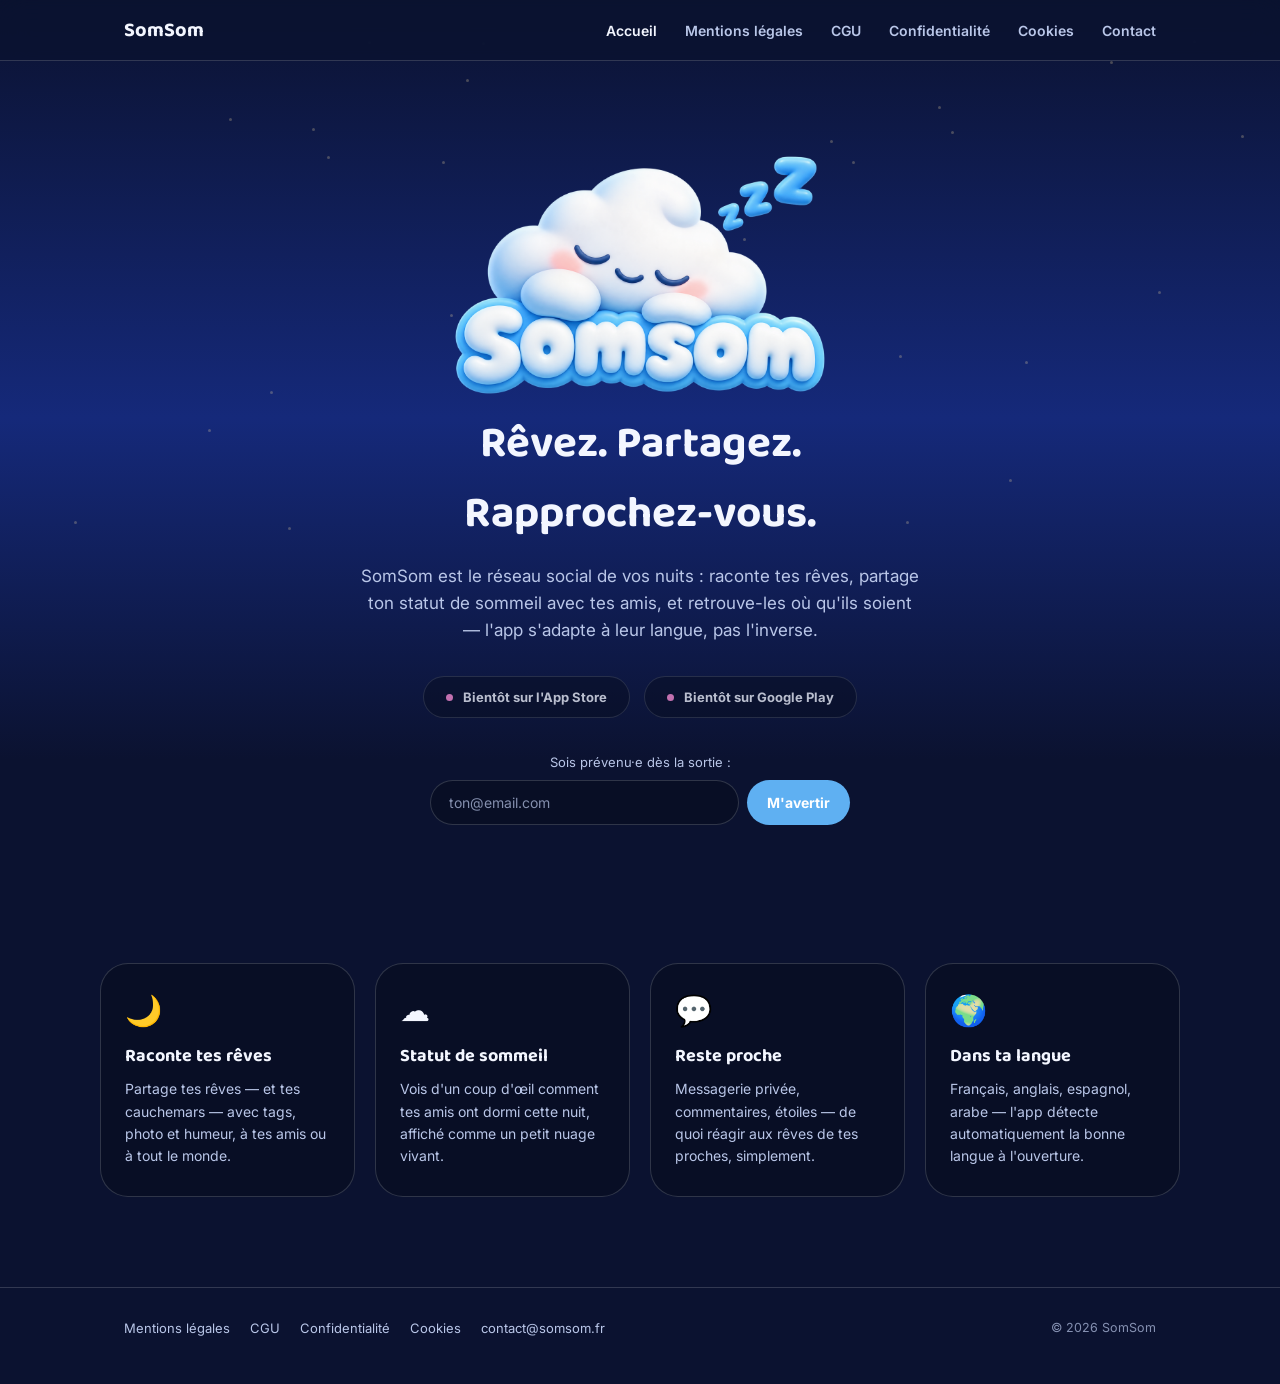
<file: index.html>
<!doctype html>
<html lang="fr">
<head>
<meta charset="utf-8">
<meta name="viewport" content="width=device-width, initial-scale=1, viewport-fit=cover">
<title>SomSom — Rêvez, partagez, rapprochez-vous</title>
<meta name="description" content="SomSom est une application sociale pour partager vos rêves, votre statut de sommeil et rester proche de vos amis, dans leur langue.">
<link rel="icon" type="image/png" sizes="32x32" href="assets/favicon-32x32.png">
<link rel="icon" type="image/png" sizes="16x16" href="assets/favicon-16x16.png">
<link rel="apple-touch-icon" sizes="180x180" href="assets/apple-touch-icon.png">
<link rel="manifest" href="site.webmanifest">
<meta name="theme-color" content="#0B1230">
<link rel="canonical" href="https://somsom.fr/">
<meta property="og:title" content="SomSom">
<meta property="og:description" content="Rêvez. Partagez. Rapprochez-vous.">
<meta property="og:image" content="https://somsom.fr/assets/hero.png">
<meta property="og:url" content="https://somsom.fr/">
<meta property="og:type" content="website">
<meta name="twitter:card" content="summary_large_image">
<link rel="preconnect" href="https://fonts.googleapis.com">
<link rel="preconnect" href="https://fonts.gstatic.com" crossorigin>
<link href="https://fonts.googleapis.com/css2?family=Baloo+2:wght@600;700;800&family=Inter:wght@400;500;600;700&display=swap" rel="stylesheet">
<link rel="stylesheet" href="styles.css">
</head>
<body>

<div class="sky"></div>
<div class="stars"></div>

<header class="nav">
  <div class="nav-inner">
    <a href="index.html" class="brand">SomSom</a>
    <nav class="links">
      <a href="index.html" class="active">Accueil</a>
      <a href="mentions-legales.html">Mentions légales</a>
      <a href="cgu.html">CGU</a>
      <a href="confidentialite.html">Confidentialité</a>
      <a href="cookies.html">Cookies</a>
      <a href="mailto:contact@somsom.fr">Contact</a>
    </nav>
    <button class="nav-toggle" aria-label="Menu">☰</button>
  </div>
</header>

<main>
  <section class="hero">
    <img class="mascot" src="assets/hero.png" alt="Mascotte SomSom, un nuage endormi">
    <h1>Rêvez. Partagez.<br>Rapprochez-vous.</h1>
    <p class="lede">
      SomSom est le réseau social de vos nuits : raconte tes rêves, partage ton
      statut de sommeil avec tes amis, et retrouve-les où qu'ils soient —
      l'app s'adapte à leur langue, pas l'inverse.
    </p>
    <div class="store-badges">
      <span class="store-badge"><span class="dot"></span> Bientôt sur l'App Store</span>
      <span class="store-badge"><span class="dot"></span> Bientôt sur Google Play</span>
    </div>

    <form id="waitlist-form" class="waitlist" action="merci.html" novalidate>
      <p class="waitlist-label">Sois prévenu·e dès la sortie :</p>
      <div class="waitlist-row">
        <input type="email" name="email" id="waitlist-email" placeholder="ton@email.com" required autocomplete="email">
        <button type="submit" id="waitlist-submit">M'avertir</button>
      </div>
      <p class="waitlist-msg" id="waitlist-msg" role="status" aria-live="polite"></p>
    </form>
  </section>

  <section class="features">
    <div class="features-grid">
      <div class="feature-card">
        <div class="emoji">🌙</div>
        <h3>Raconte tes rêves</h3>
        <p>Partage tes rêves — et tes cauchemars — avec tags, photo et humeur, à tes amis ou à tout le monde.</p>
      </div>
      <div class="feature-card">
        <div class="emoji">☁️</div>
        <h3>Statut de sommeil</h3>
        <p>Vois d'un coup d'œil comment tes amis ont dormi cette nuit, affiché comme un petit nuage vivant.</p>
      </div>
      <div class="feature-card">
        <div class="emoji">💬</div>
        <h3>Reste proche</h3>
        <p>Messagerie privée, commentaires, étoiles — de quoi réagir aux rêves de tes proches, simplement.</p>
      </div>
      <div class="feature-card">
        <div class="emoji">🌍</div>
        <h3>Dans ta langue</h3>
        <p>Français, anglais, espagnol, arabe — l'app détecte automatiquement la bonne langue à l'ouverture.</p>
      </div>
    </div>
  </section>
</main>

<footer>
  <div class="container">
    <div class="foot-links">
      <a href="mentions-legales.html">Mentions légales</a>
      <a href="cgu.html">CGU</a>
      <a href="confidentialite.html">Confidentialité</a>
      <a href="cookies.html">Cookies</a>
      <a href="mailto:contact@somsom.fr">contact@somsom.fr</a>
    </div>
    <div class="copy">© 2026 SomSom</div>
  </div>
</footer>

<div class="sticky-cta" id="sticky-cta">
  <a href="#waitlist-form">Prévenez-moi au lancement →</a>
</div>

<script src="main.js"></script>
<script src="waitlist.js"></script>
</body>
</html>
</file>
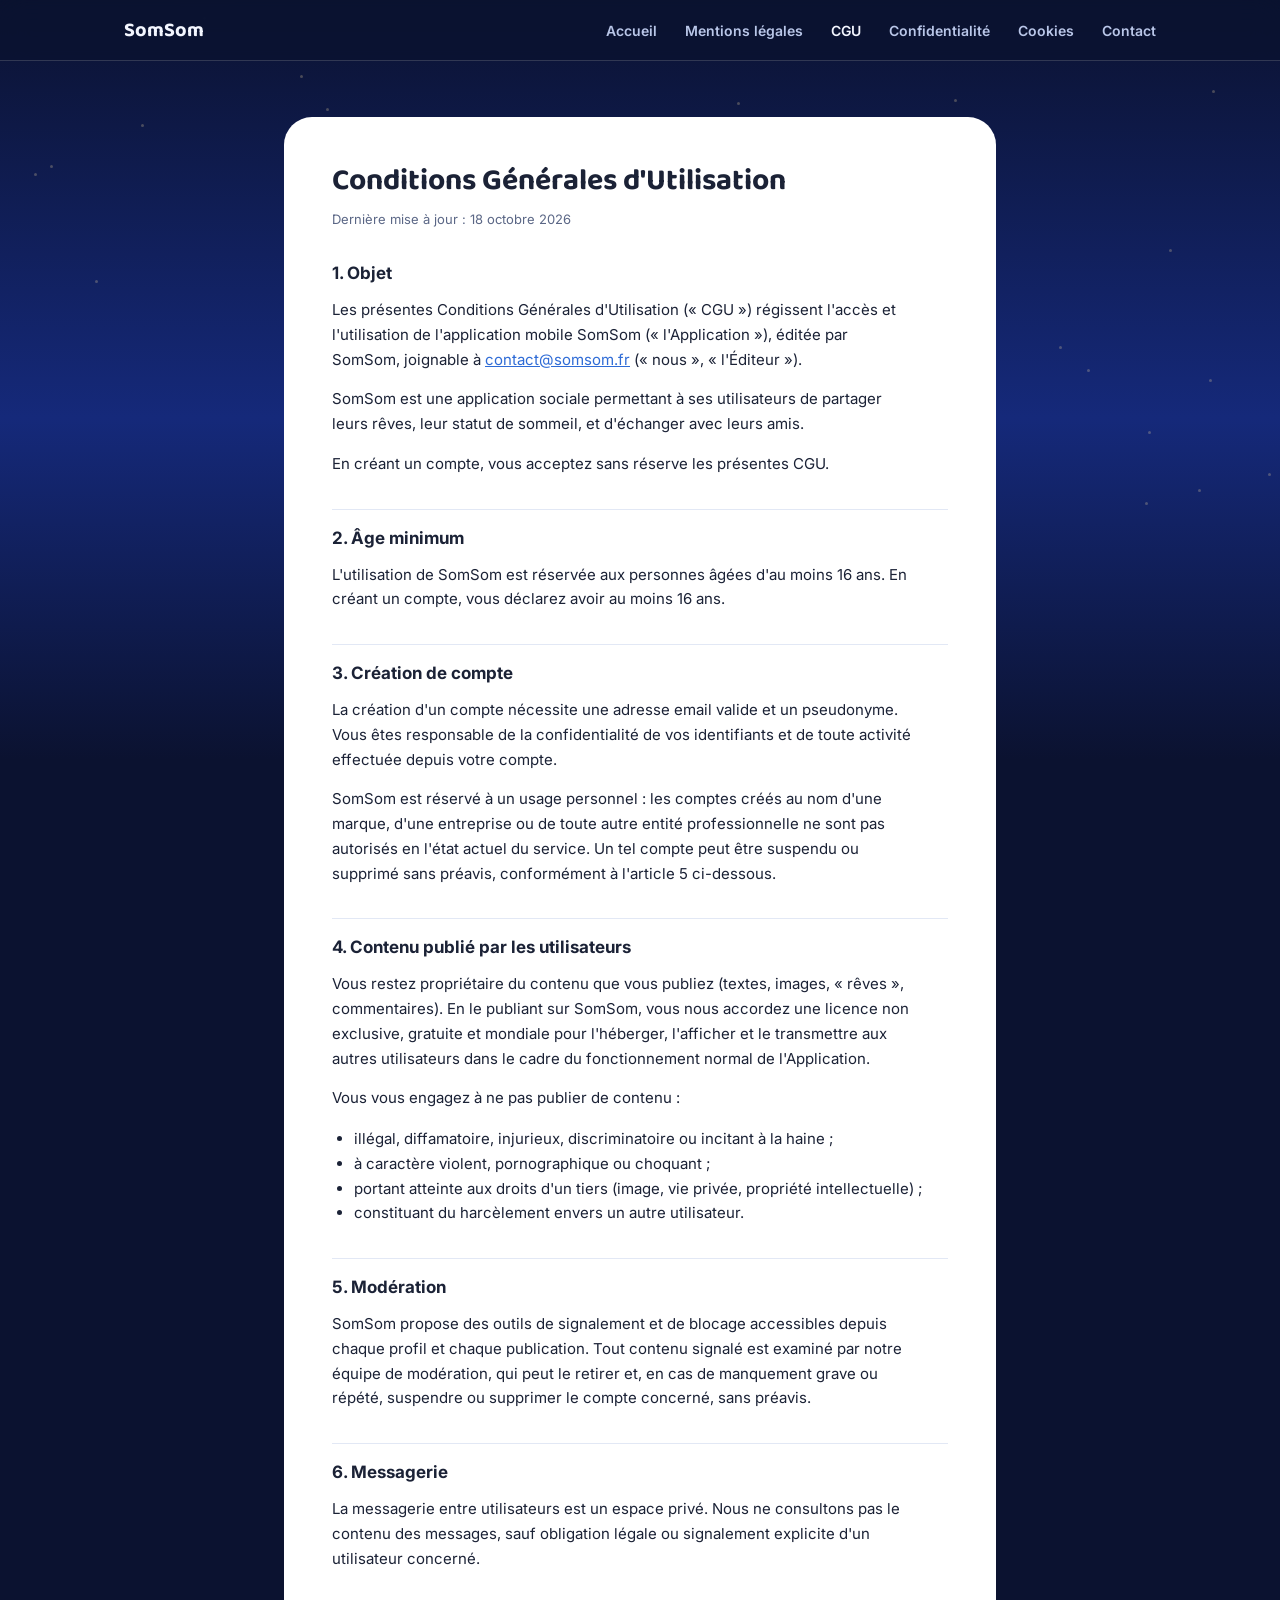
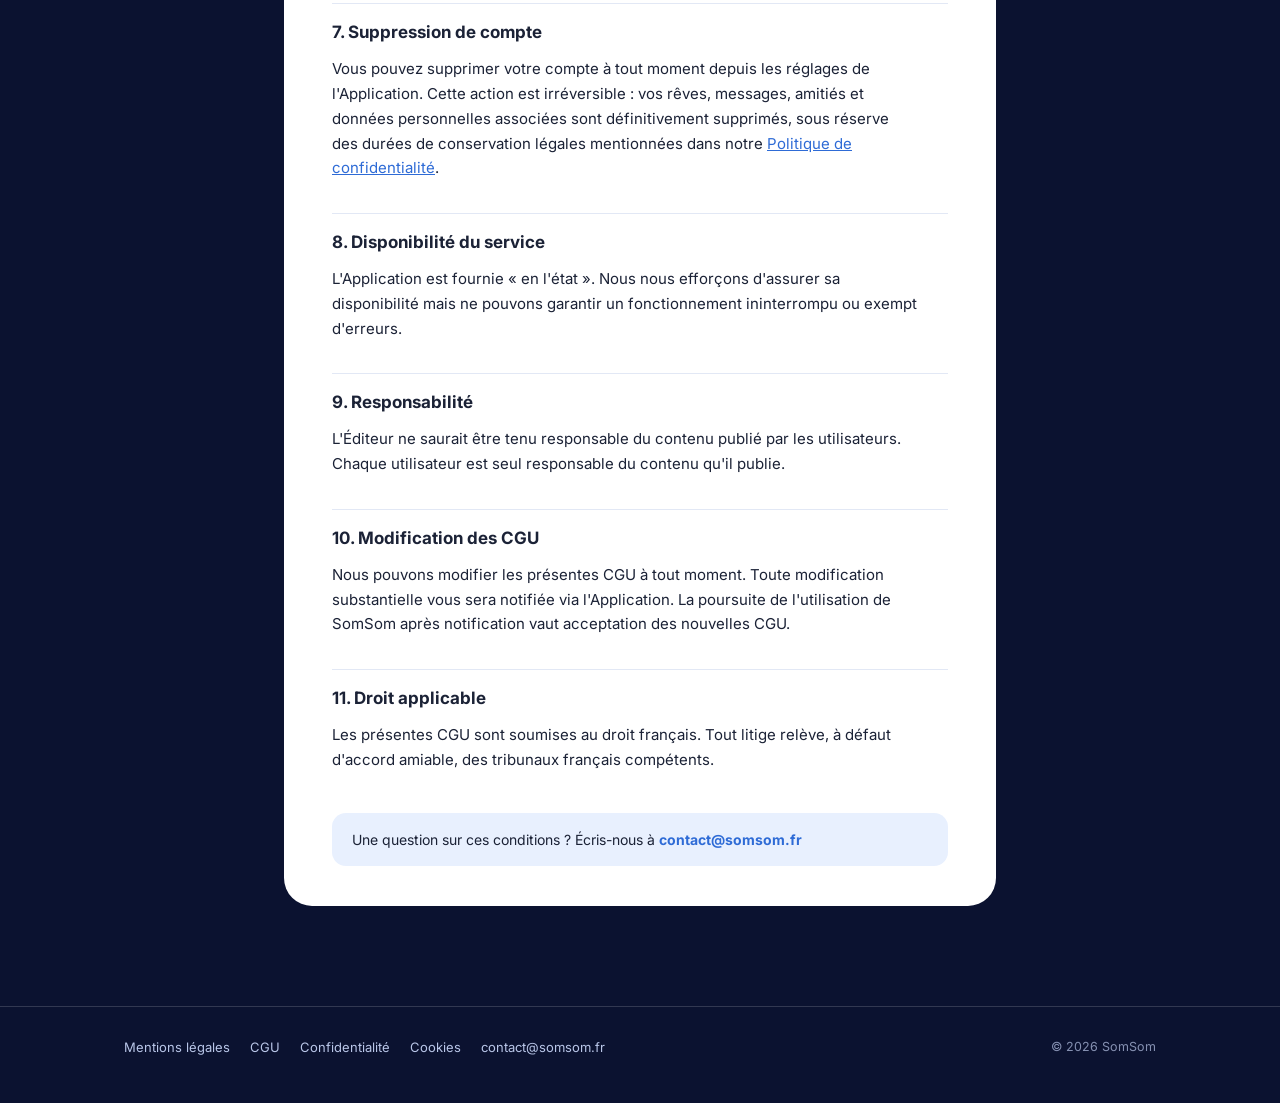
<file: cgu.html>
<!doctype html>
<html lang="fr">
<head>
<meta charset="utf-8">
<meta name="viewport" content="width=device-width, initial-scale=1, viewport-fit=cover">
<title>Conditions Générales d'Utilisation — SomSom</title>
<meta name="description" content="Conditions Générales d'Utilisation de l'application SomSom.">
<link rel="icon" type="image/png" sizes="32x32" href="assets/favicon-32x32.png">
<link rel="icon" type="image/png" sizes="16x16" href="assets/favicon-16x16.png">
<link rel="apple-touch-icon" sizes="180x180" href="assets/apple-touch-icon.png">
<link rel="manifest" href="site.webmanifest">
<meta name="theme-color" content="#0B1230">
<link rel="canonical" href="https://somsom.fr/cgu.html">
<meta property="og:title" content="CGU — SomSom">
<meta property="og:description" content="Conditions Générales d'Utilisation de l'application SomSom.">
<meta property="og:image" content="https://somsom.fr/assets/hero.png">
<meta property="og:url" content="https://somsom.fr/cgu.html">
<meta property="og:type" content="website">
<meta name="twitter:card" content="summary_large_image">
<link rel="preconnect" href="https://fonts.googleapis.com">
<link rel="preconnect" href="https://fonts.gstatic.com" crossorigin>
<link href="https://fonts.googleapis.com/css2?family=Baloo+2:wght@600;700;800&family=Inter:wght@400;500;600;700&display=swap" rel="stylesheet">
<link rel="stylesheet" href="styles.css">
</head>
<body class="legal-page">

<div class="sky"></div>
<div class="stars"></div>

<header class="nav">
  <div class="nav-inner">
    <a href="index.html" class="brand">SomSom</a>
    <nav class="links">
      <a href="index.html">Accueil</a>
      <a href="mentions-legales.html">Mentions légales</a>
      <a href="cgu.html" class="active">CGU</a>
      <a href="confidentialite.html">Confidentialité</a>
      <a href="cookies.html">Cookies</a>
      <a href="mailto:contact@somsom.fr">Contact</a>
    </nav>
    <button class="nav-toggle" aria-label="Menu">☰</button>
  </div>
</header>

<main>
  <div class="doc-card">
    <h1>Conditions Générales d'Utilisation</h1>
    <div class="updated">Dernière mise à jour : 18 octobre 2026</div>

    <h2>1. Objet</h2>
    <p>Les présentes Conditions Générales d'Utilisation (« CGU ») régissent l'accès et l'utilisation de l'application mobile SomSom (« l'Application »), éditée par SomSom, joignable à <a class="inline" href="mailto:contact@somsom.fr">contact@somsom.fr</a> (« nous », « l'Éditeur »).</p>
    <p>SomSom est une application sociale permettant à ses utilisateurs de partager leurs rêves, leur statut de sommeil, et d'échanger avec leurs amis.</p>
    <p>En créant un compte, vous acceptez sans réserve les présentes CGU.</p>

    <h2>2. Âge minimum</h2>
    <p>L'utilisation de SomSom est réservée aux personnes âgées d'au moins 16 ans. En créant un compte, vous déclarez avoir au moins 16 ans.</p>

    <h2>3. Création de compte</h2>
    <p>La création d'un compte nécessite une adresse email valide et un pseudonyme. Vous êtes responsable de la confidentialité de vos identifiants et de toute activité effectuée depuis votre compte.</p>
    <p>SomSom est réservé à un usage personnel : les comptes créés au nom d'une marque, d'une entreprise ou de toute autre entité professionnelle ne sont pas autorisés en l'état actuel du service. Un tel compte peut être suspendu ou supprimé sans préavis, conformément à l'article 5 ci-dessous.</p>

    <h2>4. Contenu publié par les utilisateurs</h2>
    <p>Vous restez propriétaire du contenu que vous publiez (textes, images, « rêves », commentaires). En le publiant sur SomSom, vous nous accordez une licence non exclusive, gratuite et mondiale pour l'héberger, l'afficher et le transmettre aux autres utilisateurs dans le cadre du fonctionnement normal de l'Application.</p>
    <p>Vous vous engagez à ne pas publier de contenu :</p>
    <ul>
      <li>illégal, diffamatoire, injurieux, discriminatoire ou incitant à la haine ;</li>
      <li>à caractère violent, pornographique ou choquant ;</li>
      <li>portant atteinte aux droits d'un tiers (image, vie privée, propriété intellectuelle) ;</li>
      <li>constituant du harcèlement envers un autre utilisateur.</li>
    </ul>

    <h2>5. Modération</h2>
    <p>SomSom propose des outils de signalement et de blocage accessibles depuis chaque profil et chaque publication. Tout contenu signalé est examiné par notre équipe de modération, qui peut le retirer et, en cas de manquement grave ou répété, suspendre ou supprimer le compte concerné, sans préavis.</p>

    <h2>6. Messagerie</h2>
    <p>La messagerie entre utilisateurs est un espace privé. Nous ne consultons pas le contenu des messages, sauf obligation légale ou signalement explicite d'un utilisateur concerné.</p>

    <h2>7. Suppression de compte</h2>
    <p>Vous pouvez supprimer votre compte à tout moment depuis les réglages de l'Application. Cette action est irréversible : vos rêves, messages, amitiés et données personnelles associées sont définitivement supprimés, sous réserve des durées de conservation légales mentionnées dans notre <a class="inline" href="confidentialite.html">Politique de confidentialité</a>.</p>

    <h2>8. Disponibilité du service</h2>
    <p>L'Application est fournie « en l'état ». Nous nous efforçons d'assurer sa disponibilité mais ne pouvons garantir un fonctionnement ininterrompu ou exempt d'erreurs.</p>

    <h2>9. Responsabilité</h2>
    <p>L'Éditeur ne saurait être tenu responsable du contenu publié par les utilisateurs. Chaque utilisateur est seul responsable du contenu qu'il publie.</p>

    <h2>10. Modification des CGU</h2>
    <p>Nous pouvons modifier les présentes CGU à tout moment. Toute modification substantielle vous sera notifiée via l'Application. La poursuite de l'utilisation de SomSom après notification vaut acceptation des nouvelles CGU.</p>

    <h2>11. Droit applicable</h2>
    <p>Les présentes CGU sont soumises au droit français. Tout litige relève, à défaut d'accord amiable, des tribunaux français compétents.</p>

    <div class="contact-box">
      Une question sur ces conditions ? Écris-nous à <a href="mailto:contact@somsom.fr">contact@somsom.fr</a>
    </div>
  </div>
</main>

<footer>
  <div class="container">
    <div class="foot-links">
      <a href="mentions-legales.html">Mentions légales</a>
      <a href="cgu.html">CGU</a>
      <a href="confidentialite.html">Confidentialité</a>
      <a href="cookies.html">Cookies</a>
      <a href="mailto:contact@somsom.fr">contact@somsom.fr</a>
    </div>
    <div class="copy">© 2026 SomSom</div>
  </div>
</footer>

<script src="main.js"></script>
</body>
</html>
</file>
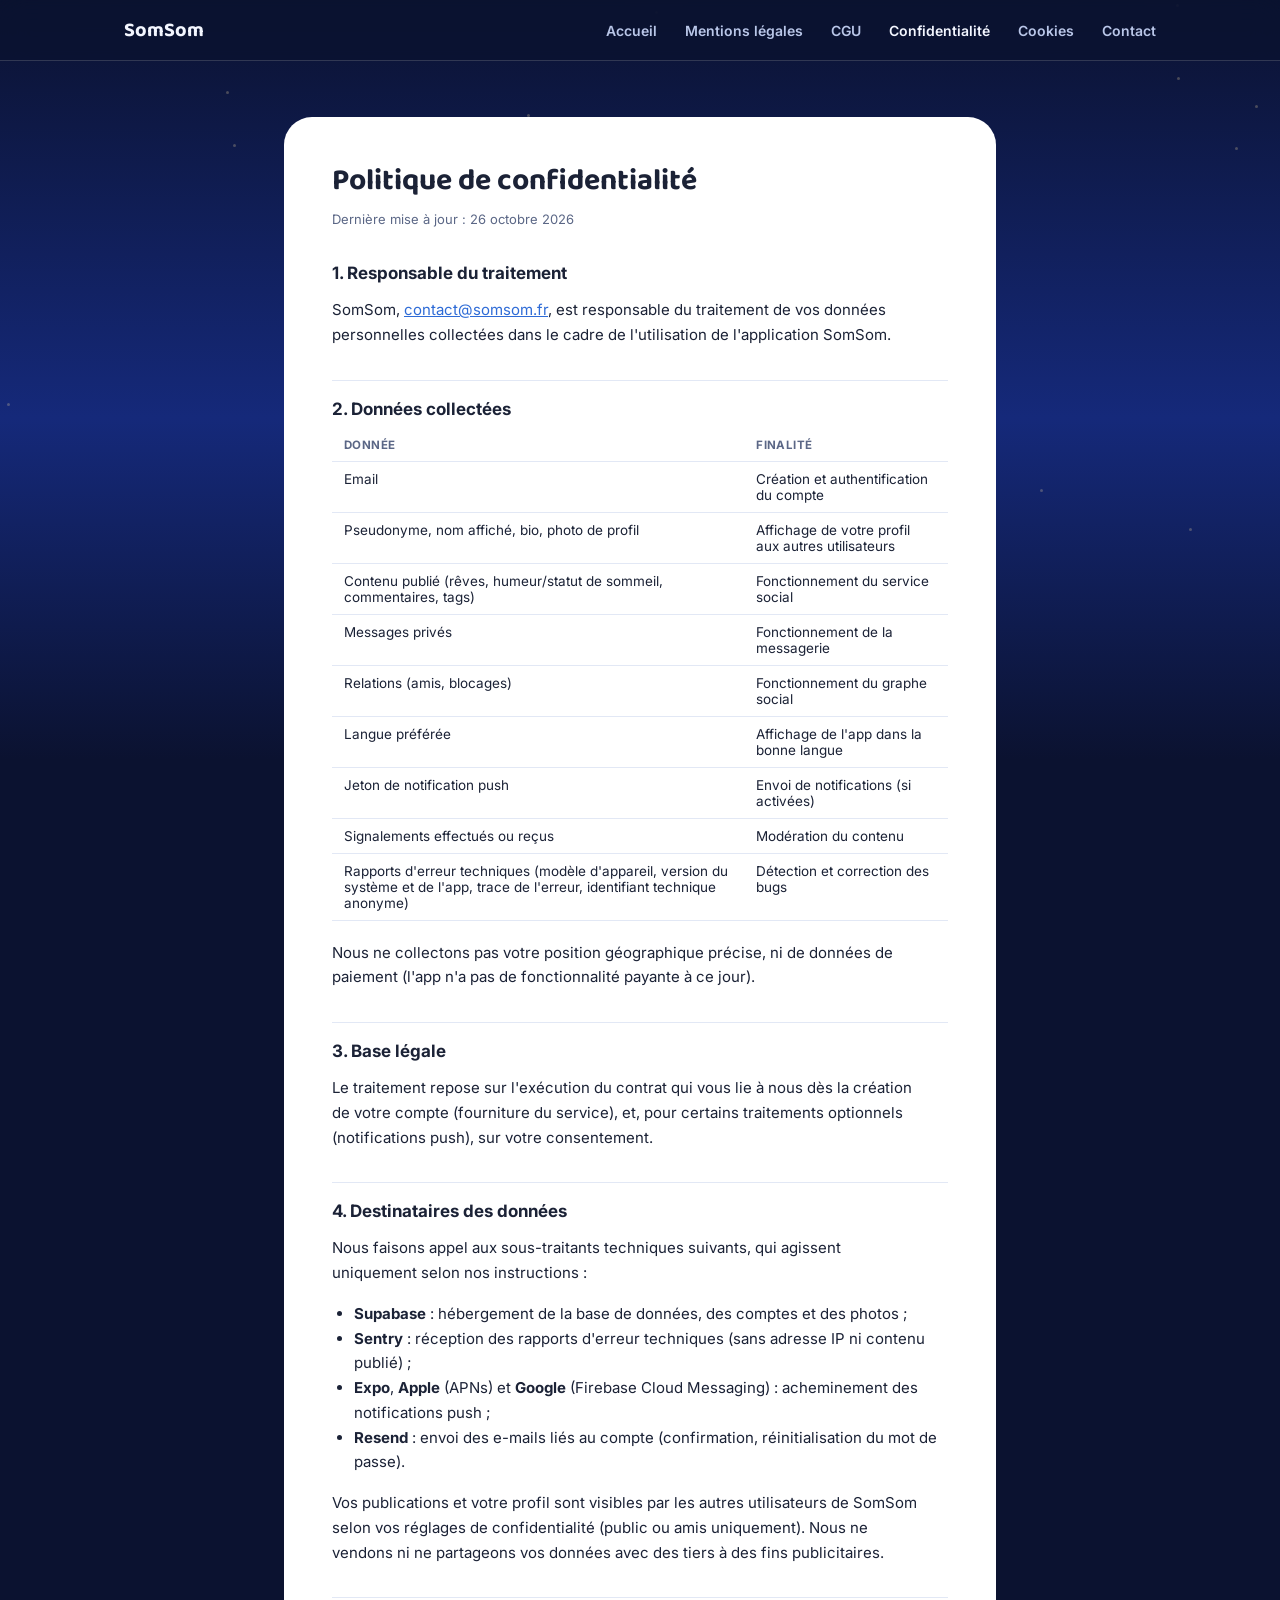
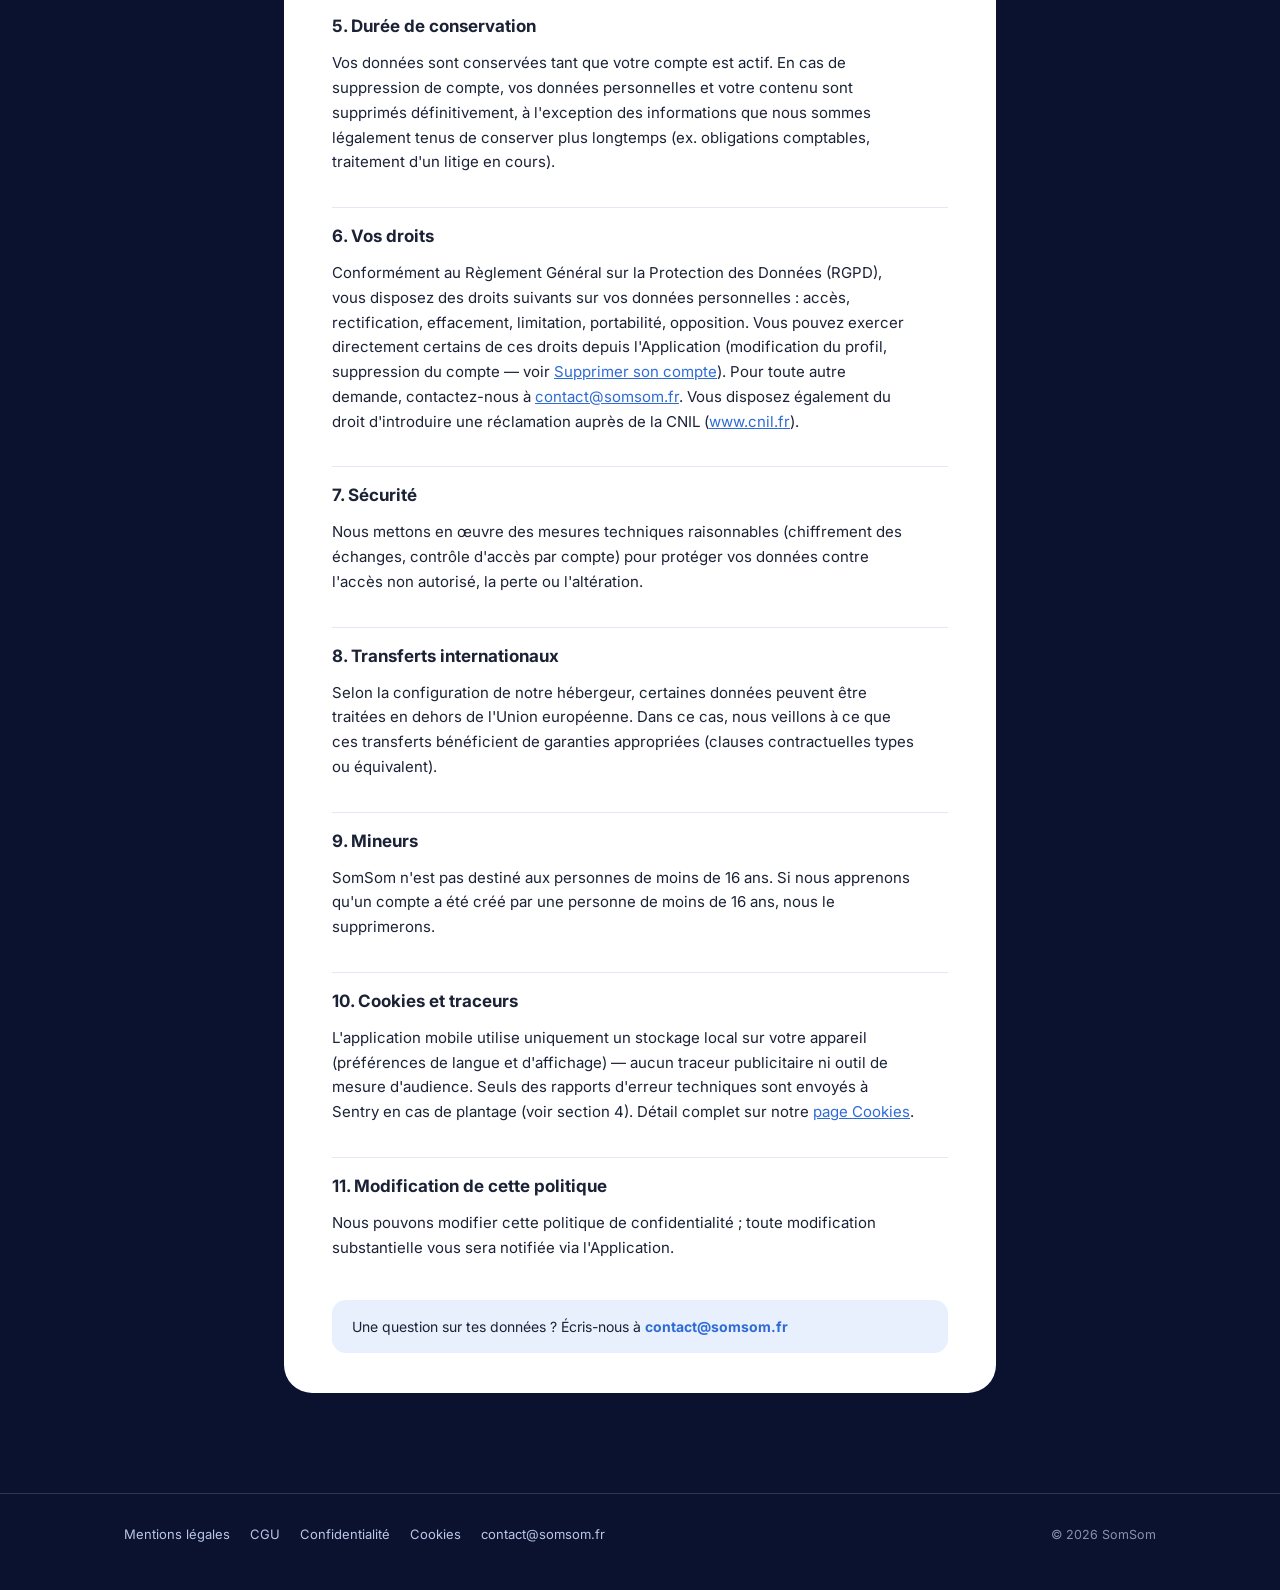
<file: confidentialite.html>
<!doctype html>
<html lang="fr">
<head>
<meta charset="utf-8">
<meta name="viewport" content="width=device-width, initial-scale=1, viewport-fit=cover">
<title>Politique de confidentialité — SomSom</title>
<meta name="description" content="Politique de confidentialité et de protection des données de l'application SomSom.">
<link rel="icon" type="image/png" sizes="32x32" href="assets/favicon-32x32.png">
<link rel="icon" type="image/png" sizes="16x16" href="assets/favicon-16x16.png">
<link rel="apple-touch-icon" sizes="180x180" href="assets/apple-touch-icon.png">
<link rel="manifest" href="site.webmanifest">
<meta name="theme-color" content="#0B1230">
<link rel="canonical" href="https://somsom.fr/confidentialite.html">
<meta property="og:title" content="Politique de confidentialité — SomSom">
<meta property="og:description" content="Politique de confidentialité et de protection des données de l'application SomSom.">
<meta property="og:image" content="https://somsom.fr/assets/hero.png">
<meta property="og:url" content="https://somsom.fr/confidentialite.html">
<meta property="og:type" content="website">
<meta name="twitter:card" content="summary_large_image">
<link rel="preconnect" href="https://fonts.googleapis.com">
<link rel="preconnect" href="https://fonts.gstatic.com" crossorigin>
<link href="https://fonts.googleapis.com/css2?family=Baloo+2:wght@600;700;800&family=Inter:wght@400;500;600;700&display=swap" rel="stylesheet">
<link rel="stylesheet" href="styles.css">
</head>
<body class="legal-page">

<div class="sky"></div>
<div class="stars"></div>

<header class="nav">
  <div class="nav-inner">
    <a href="index.html" class="brand">SomSom</a>
    <nav class="links">
      <a href="index.html">Accueil</a>
      <a href="mentions-legales.html">Mentions légales</a>
      <a href="cgu.html">CGU</a>
      <a href="confidentialite.html" class="active">Confidentialité</a>
      <a href="cookies.html">Cookies</a>
      <a href="mailto:contact@somsom.fr">Contact</a>
    </nav>
    <button class="nav-toggle" aria-label="Menu">☰</button>
  </div>
</header>

<main>
  <div class="doc-card">
    <h1>Politique de confidentialité</h1>
    <div class="updated">Dernière mise à jour : 26 octobre 2026</div>

    <h2>1. Responsable du traitement</h2>
    <p>SomSom, <a class="inline" href="mailto:contact@somsom.fr">contact@somsom.fr</a>, est responsable du traitement de vos données personnelles collectées dans le cadre de l'utilisation de l'application SomSom.</p>

    <h2>2. Données collectées</h2>
    <table>
      <tr><th>Donnée</th><th>Finalité</th></tr>
      <tr><td>Email</td><td>Création et authentification du compte</td></tr>
      <tr><td>Pseudonyme, nom affiché, bio, photo de profil</td><td>Affichage de votre profil aux autres utilisateurs</td></tr>
      <tr><td>Contenu publié (rêves, humeur/statut de sommeil, commentaires, tags)</td><td>Fonctionnement du service social</td></tr>
      <tr><td>Messages privés</td><td>Fonctionnement de la messagerie</td></tr>
      <tr><td>Relations (amis, blocages)</td><td>Fonctionnement du graphe social</td></tr>
      <tr><td>Langue préférée</td><td>Affichage de l'app dans la bonne langue</td></tr>
      <tr><td>Jeton de notification push</td><td>Envoi de notifications (si activées)</td></tr>
      <tr><td>Signalements effectués ou reçus</td><td>Modération du contenu</td></tr>
      <tr><td>Rapports d'erreur techniques (modèle d'appareil, version du système et de l'app, trace de l'erreur, identifiant technique anonyme)</td><td>Détection et correction des bugs</td></tr>
    </table>
    <p>Nous ne collectons pas votre position géographique précise, ni de données de paiement (l'app n'a pas de fonctionnalité payante à ce jour).</p>

    <h2>3. Base légale</h2>
    <p>Le traitement repose sur l'exécution du contrat qui vous lie à nous dès la création de votre compte (fourniture du service), et, pour certains traitements optionnels (notifications push), sur votre consentement.</p>

    <h2>4. Destinataires des données</h2>
    <p>Nous faisons appel aux sous-traitants techniques suivants, qui agissent uniquement selon nos instructions :</p>
    <ul>
      <li><strong>Supabase</strong> : hébergement de la base de données, des comptes et des photos ;</li>
      <li><strong>Sentry</strong> : réception des rapports d'erreur techniques (sans adresse IP ni contenu publié) ;</li>
      <li><strong>Expo</strong>, <strong>Apple</strong> (APNs) et <strong>Google</strong> (Firebase Cloud Messaging) : acheminement des notifications push ;</li>
      <li><strong>Resend</strong> : envoi des e-mails liés au compte (confirmation, réinitialisation du mot de passe).</li>
    </ul>
    <p>Vos publications et votre profil sont visibles par les autres utilisateurs de SomSom selon vos réglages de confidentialité (public ou amis uniquement). Nous ne vendons ni ne partageons vos données avec des tiers à des fins publicitaires.</p>

    <h2>5. Durée de conservation</h2>
    <p>Vos données sont conservées tant que votre compte est actif. En cas de suppression de compte, vos données personnelles et votre contenu sont supprimés définitivement, à l'exception des informations que nous sommes légalement tenus de conserver plus longtemps (ex. obligations comptables, traitement d'un litige en cours).</p>

    <h2>6. Vos droits</h2>
    <p>Conformément au Règlement Général sur la Protection des Données (RGPD), vous disposez des droits suivants sur vos données personnelles : accès, rectification, effacement, limitation, portabilité, opposition. Vous pouvez exercer directement certains de ces droits depuis l'Application (modification du profil, suppression du compte — voir <a class="inline" href="suppression-compte.html">Supprimer son compte</a>). Pour toute autre demande, contactez-nous à <a class="inline" href="mailto:contact@somsom.fr">contact@somsom.fr</a>. Vous disposez également du droit d'introduire une réclamation auprès de la CNIL (<a class="inline" href="https://www.cnil.fr" target="_blank" rel="noopener">www.cnil.fr</a>).</p>

    <h2>7. Sécurité</h2>
    <p>Nous mettons en œuvre des mesures techniques raisonnables (chiffrement des échanges, contrôle d'accès par compte) pour protéger vos données contre l'accès non autorisé, la perte ou l'altération.</p>

    <h2>8. Transferts internationaux</h2>
    <p>Selon la configuration de notre hébergeur, certaines données peuvent être traitées en dehors de l'Union européenne. Dans ce cas, nous veillons à ce que ces transferts bénéficient de garanties appropriées (clauses contractuelles types ou équivalent).</p>

    <h2>9. Mineurs</h2>
    <p>SomSom n'est pas destiné aux personnes de moins de 16 ans. Si nous apprenons qu'un compte a été créé par une personne de moins de 16 ans, nous le supprimerons.</p>

    <h2>10. Cookies et traceurs</h2>
    <p>L'application mobile utilise uniquement un stockage local sur votre appareil (préférences de langue et d'affichage) — aucun traceur publicitaire ni outil de mesure d'audience. Seuls des rapports d'erreur techniques sont envoyés à Sentry en cas de plantage (voir section 4). Détail complet sur notre <a class="inline" href="cookies.html">page Cookies</a>.</p>

    <h2>11. Modification de cette politique</h2>
    <p>Nous pouvons modifier cette politique de confidentialité ; toute modification substantielle vous sera notifiée via l'Application.</p>

    <div class="contact-box">
      Une question sur tes données ? Écris-nous à <a href="mailto:contact@somsom.fr">contact@somsom.fr</a>
    </div>
  </div>
</main>

<footer>
  <div class="container">
    <div class="foot-links">
      <a href="mentions-legales.html">Mentions légales</a>
      <a href="cgu.html">CGU</a>
      <a href="confidentialite.html">Confidentialité</a>
      <a href="cookies.html">Cookies</a>
      <a href="mailto:contact@somsom.fr">contact@somsom.fr</a>
    </div>
    <div class="copy">© 2026 SomSom</div>
  </div>
</footer>

<script src="main.js"></script>
</body>
</html>
</file>
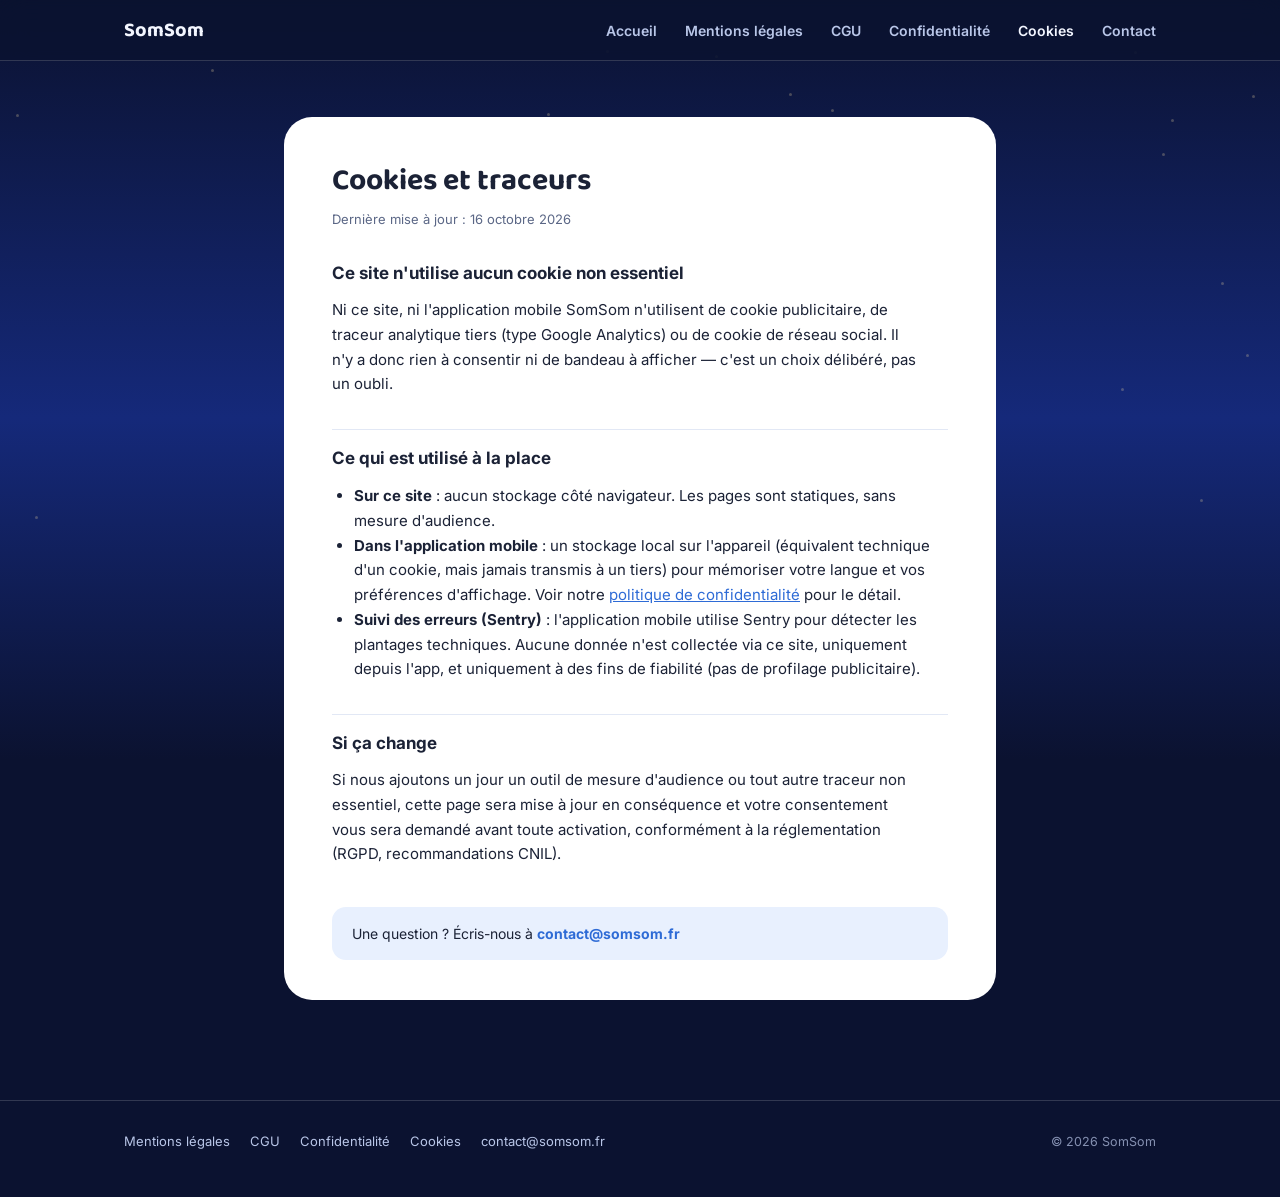
<file: cookies.html>
<!doctype html>
<html lang="fr">
<head>
<meta charset="utf-8">
<meta name="viewport" content="width=device-width, initial-scale=1, viewport-fit=cover">
<title>Cookies — SomSom</title>
<meta name="description" content="Politique de cookies et traceurs du site et de l'application SomSom.">
<link rel="icon" type="image/png" sizes="32x32" href="assets/favicon-32x32.png">
<link rel="icon" type="image/png" sizes="16x16" href="assets/favicon-16x16.png">
<link rel="apple-touch-icon" sizes="180x180" href="assets/apple-touch-icon.png">
<link rel="manifest" href="site.webmanifest">
<meta name="theme-color" content="#0B1230">
<link rel="canonical" href="https://somsom.fr/cookies.html">
<meta property="og:title" content="Cookies — SomSom">
<meta property="og:description" content="Politique de cookies et traceurs du site et de l'application SomSom.">
<meta property="og:image" content="https://somsom.fr/assets/hero.png">
<meta property="og:url" content="https://somsom.fr/cookies.html">
<meta property="og:type" content="website">
<meta name="twitter:card" content="summary_large_image">
<link rel="preconnect" href="https://fonts.googleapis.com">
<link rel="preconnect" href="https://fonts.gstatic.com" crossorigin>
<link href="https://fonts.googleapis.com/css2?family=Baloo+2:wght@600;700;800&family=Inter:wght@400;500;600;700&display=swap" rel="stylesheet">
<link rel="stylesheet" href="styles.css">
</head>
<body class="legal-page">

<div class="sky"></div>
<div class="stars"></div>

<header class="nav">
  <div class="nav-inner">
    <a href="index.html" class="brand">SomSom</a>
    <nav class="links">
      <a href="index.html">Accueil</a>
      <a href="mentions-legales.html">Mentions légales</a>
      <a href="cgu.html">CGU</a>
      <a href="confidentialite.html">Confidentialité</a>
      <a href="cookies.html" class="active">Cookies</a>
      <a href="mailto:contact@somsom.fr">Contact</a>
    </nav>
    <button class="nav-toggle" aria-label="Menu">☰</button>
  </div>
</header>

<main>
  <div class="doc-card">
    <h1>Cookies et traceurs</h1>
    <div class="updated">Dernière mise à jour : 16 octobre 2026</div>

    <h2>Ce site n'utilise aucun cookie non essentiel</h2>
    <p>
      Ni ce site, ni l'application mobile SomSom n'utilisent de cookie
      publicitaire, de traceur analytique tiers (type Google Analytics) ou
      de cookie de réseau social. Il n'y a donc rien à consentir ni de
      bandeau à afficher — c'est un choix délibéré, pas un oubli.
    </p>

    <h2>Ce qui est utilisé à la place</h2>
    <ul>
      <li><strong>Sur ce site</strong> : aucun stockage côté navigateur. Les pages sont statiques, sans mesure d'audience.</li>
      <li><strong>Dans l'application mobile</strong> : un stockage local sur l'appareil (équivalent technique d'un cookie, mais jamais transmis à un tiers) pour mémoriser votre langue et vos préférences d'affichage. Voir notre <a class="inline" href="confidentialite.html">politique de confidentialité</a> pour le détail.</li>
      <li><strong>Suivi des erreurs (Sentry)</strong> : l'application mobile utilise Sentry pour détecter les plantages techniques. Aucune donnée n'est collectée via ce site, uniquement depuis l'app, et uniquement à des fins de fiabilité (pas de profilage publicitaire).</li>
    </ul>

    <h2>Si ça change</h2>
    <p>
      Si nous ajoutons un jour un outil de mesure d'audience ou tout autre
      traceur non essentiel, cette page sera mise à jour en conséquence et
      votre consentement vous sera demandé avant toute activation,
      conformément à la réglementation (RGPD, recommandations CNIL).
    </p>

    <div class="contact-box">
      Une question ? Écris-nous à <a href="mailto:contact@somsom.fr">contact@somsom.fr</a>
    </div>
  </div>
</main>

<footer>
  <div class="container">
    <div class="foot-links">
      <a href="mentions-legales.html">Mentions légales</a>
      <a href="cgu.html">CGU</a>
      <a href="confidentialite.html">Confidentialité</a>
      <a href="cookies.html">Cookies</a>
      <a href="mailto:contact@somsom.fr">contact@somsom.fr</a>
    </div>
    <div class="copy">© 2026 SomSom</div>
  </div>
</footer>

<script src="main.js"></script>
</body>
</html>
</file>
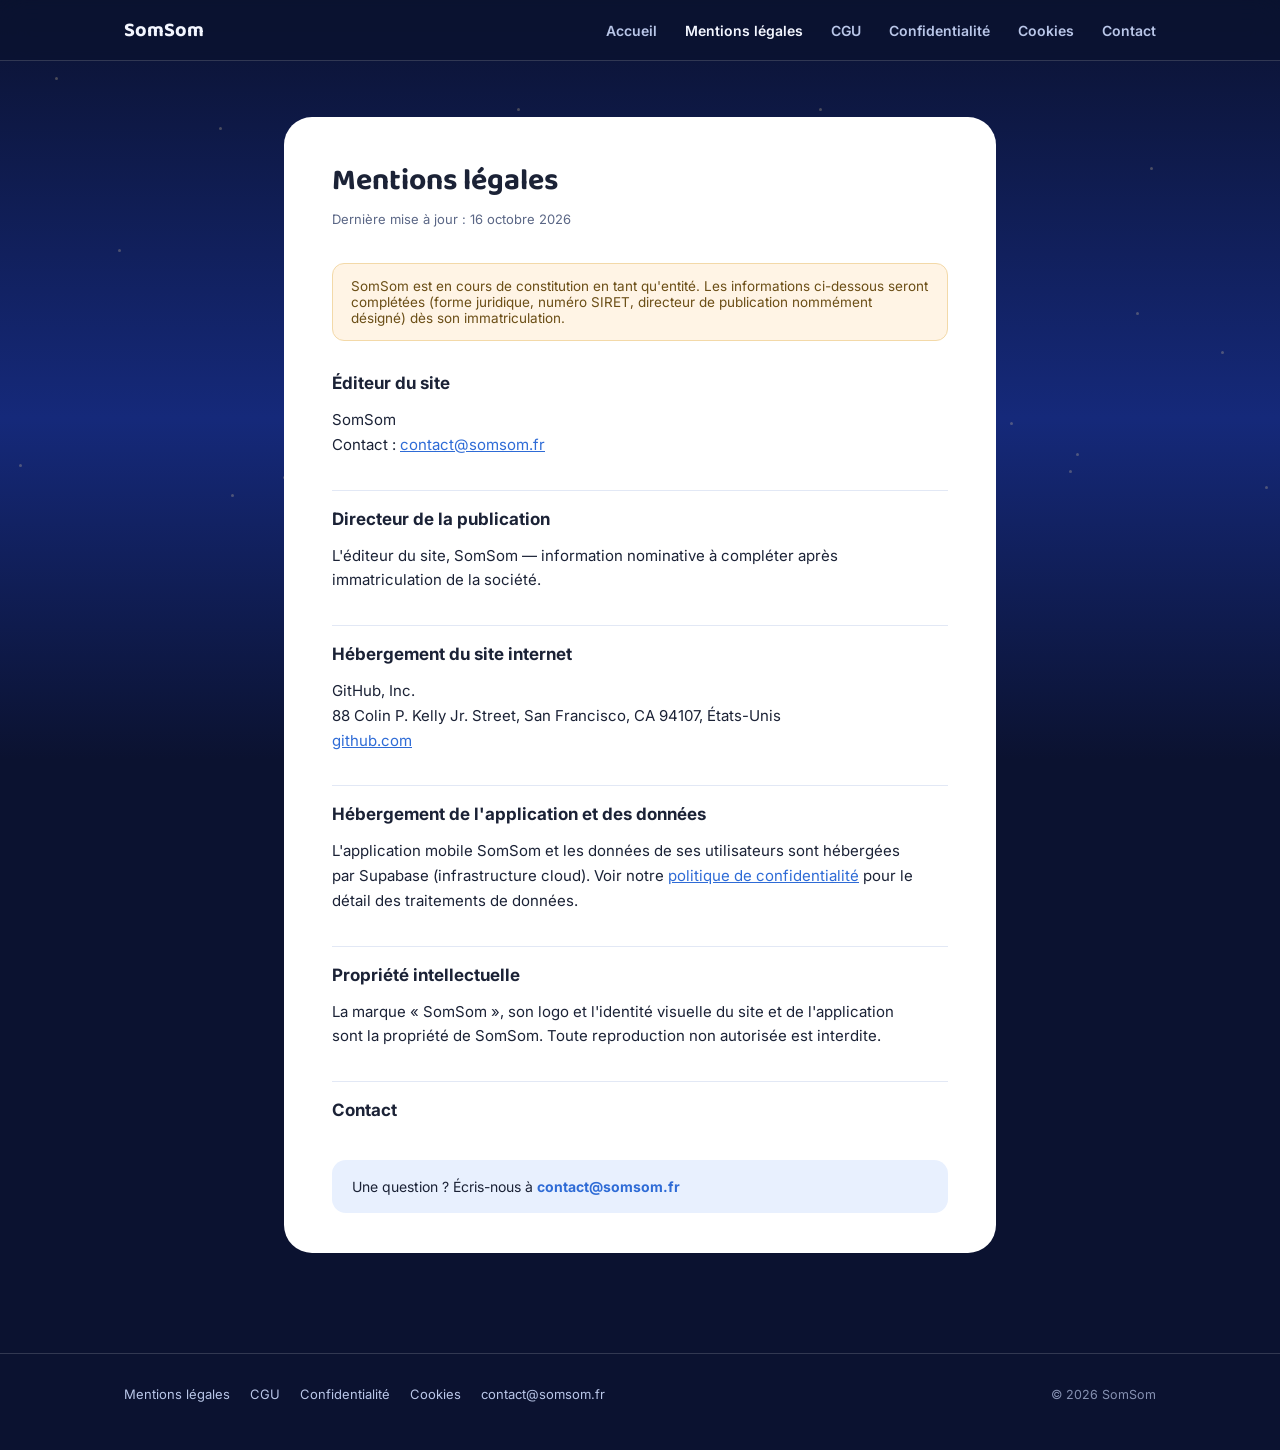
<file: mentions-legales.html>
<!doctype html>
<html lang="fr">
<head>
<meta charset="utf-8">
<meta name="viewport" content="width=device-width, initial-scale=1, viewport-fit=cover">
<title>Mentions légales — SomSom</title>
<meta name="description" content="Mentions légales du site et de l'application SomSom.">
<link rel="icon" type="image/png" sizes="32x32" href="assets/favicon-32x32.png">
<link rel="icon" type="image/png" sizes="16x16" href="assets/favicon-16x16.png">
<link rel="apple-touch-icon" sizes="180x180" href="assets/apple-touch-icon.png">
<link rel="manifest" href="site.webmanifest">
<meta name="theme-color" content="#0B1230">
<link rel="canonical" href="https://somsom.fr/mentions-legales.html">
<meta property="og:title" content="Mentions légales — SomSom">
<meta property="og:description" content="Mentions légales du site et de l'application SomSom.">
<meta property="og:image" content="https://somsom.fr/assets/hero.png">
<meta property="og:url" content="https://somsom.fr/mentions-legales.html">
<meta property="og:type" content="website">
<meta name="twitter:card" content="summary_large_image">
<link rel="preconnect" href="https://fonts.googleapis.com">
<link rel="preconnect" href="https://fonts.gstatic.com" crossorigin>
<link href="https://fonts.googleapis.com/css2?family=Baloo+2:wght@600;700;800&family=Inter:wght@400;500;600;700&display=swap" rel="stylesheet">
<link rel="stylesheet" href="styles.css">
</head>
<body class="legal-page">

<div class="sky"></div>
<div class="stars"></div>

<header class="nav">
  <div class="nav-inner">
    <a href="index.html" class="brand">SomSom</a>
    <nav class="links">
      <a href="index.html">Accueil</a>
      <a href="mentions-legales.html" class="active">Mentions légales</a>
      <a href="cgu.html">CGU</a>
      <a href="confidentialite.html">Confidentialité</a>
      <a href="cookies.html">Cookies</a>
      <a href="mailto:contact@somsom.fr">Contact</a>
    </nav>
    <button class="nav-toggle" aria-label="Menu">☰</button>
  </div>
</header>

<main>
  <div class="doc-card">
    <h1>Mentions légales</h1>
    <div class="updated">Dernière mise à jour : 16 octobre 2026</div>

    <div class="notice">
      SomSom est en cours de constitution en tant qu'entité. Les informations
      ci-dessous seront complétées (forme juridique, numéro SIRET, directeur
      de publication nommément désigné) dès son immatriculation.
    </div>

    <h2>Éditeur du site</h2>
    <p>
      SomSom<br>
      Contact : <a class="inline" href="mailto:contact@somsom.fr">contact@somsom.fr</a>
    </p>

    <h2>Directeur de la publication</h2>
    <p>L'éditeur du site, SomSom — information nominative à compléter après immatriculation de la société.</p>

    <h2>Hébergement du site internet</h2>
    <p>
      GitHub, Inc.<br>
      88 Colin P. Kelly Jr. Street, San Francisco, CA 94107, États-Unis<br>
      <a class="inline" href="https://github.com" target="_blank" rel="noopener">github.com</a>
    </p>

    <h2>Hébergement de l'application et des données</h2>
    <p>
      L'application mobile SomSom et les données de ses utilisateurs sont
      hébergées par Supabase (infrastructure cloud). Voir notre
      <a class="inline" href="confidentialite.html">politique de confidentialité</a>
      pour le détail des traitements de données.
    </p>

    <h2>Propriété intellectuelle</h2>
    <p>
      La marque « SomSom », son logo et l'identité visuelle du site et de
      l'application sont la propriété de SomSom. Toute reproduction non
      autorisée est interdite.
    </p>

    <h2>Contact</h2>
    <div class="contact-box">
      Une question ? Écris-nous à <a href="mailto:contact@somsom.fr">contact@somsom.fr</a>
    </div>
  </div>
</main>

<footer>
  <div class="container">
    <div class="foot-links">
      <a href="mentions-legales.html">Mentions légales</a>
      <a href="cgu.html">CGU</a>
      <a href="confidentialite.html">Confidentialité</a>
      <a href="cookies.html">Cookies</a>
      <a href="mailto:contact@somsom.fr">contact@somsom.fr</a>
    </div>
    <div class="copy">© 2026 SomSom</div>
  </div>
</footer>

<script src="main.js"></script>
</body>
</html>
</file>
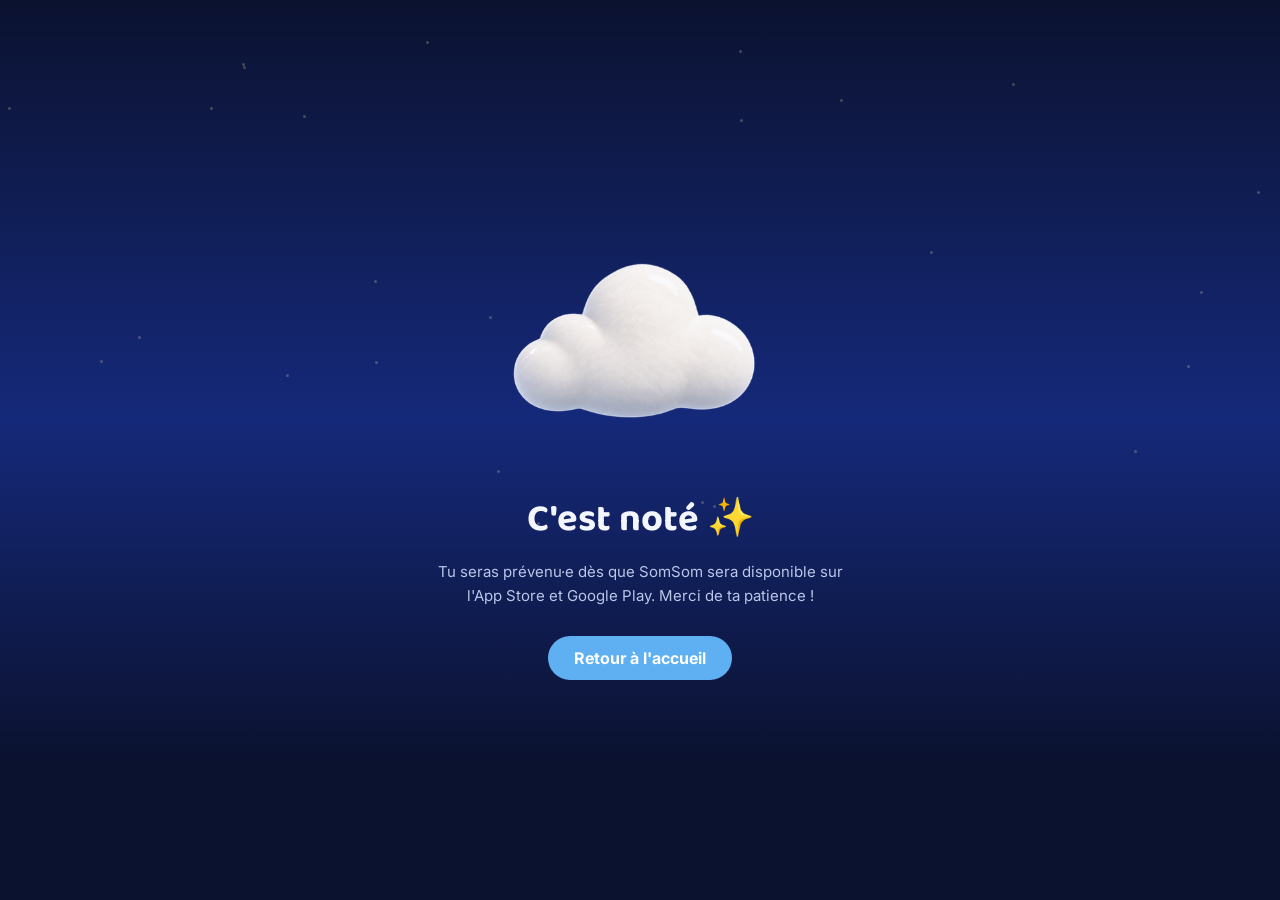
<file: merci.html>
<!doctype html>
<html lang="fr">
<head>
<meta charset="utf-8">
<meta name="viewport" content="width=device-width, initial-scale=1, viewport-fit=cover">
<title>Merci — SomSom</title>
<meta name="robots" content="noindex">
<link rel="icon" type="image/png" sizes="32x32" href="assets/favicon-32x32.png">
<link rel="icon" type="image/png" sizes="16x16" href="assets/favicon-16x16.png">
<link rel="apple-touch-icon" sizes="180x180" href="assets/apple-touch-icon.png">
<meta name="theme-color" content="#0B1230">
<link rel="preconnect" href="https://fonts.googleapis.com">
<link rel="preconnect" href="https://fonts.gstatic.com" crossorigin>
<link href="https://fonts.googleapis.com/css2?family=Baloo+2:wght@600;700;800&family=Inter:wght@400;500;600;700&display=swap" rel="stylesheet">
<link rel="stylesheet" href="styles.css">
<style>
  .thanks { min-height: 100vh; display: flex; flex-direction: column; align-items: center; justify-content: center; text-align: center; padding: 24px; }
  .thanks img { width: min(260px, 70vw); animation: float 5s ease-in-out infinite; margin-bottom: 8px; }
  .thanks h1 { font-family: var(--font-display); font-size: clamp(26px, 6vw, 38px); margin: 10px 0 10px; }
  .thanks p { color: var(--text-secondary); font-size: 15px; max-width: 420px; margin: 0 0 28px; line-height: 1.6; }
  .thanks a.home-btn { display: inline-block; background: var(--accent-blue); color: #fff; font-weight: 700; padding: 12px 26px; border-radius: 999px; text-decoration: none; }
</style>
</head>
<body>

<div class="sky"></div>
<div class="stars"></div>

<main class="thanks">
  <img src="assets/cloud-happy.png" alt="">
  <h1>C'est noté ✨</h1>
  <p>Tu seras prévenu·e dès que SomSom sera disponible sur l'App Store et Google Play. Merci de ta patience !</p>
  <a class="home-btn" href="index.html">Retour à l'accueil</a>
</main>

<script src="main.js"></script>
</body>
</html>
</file>
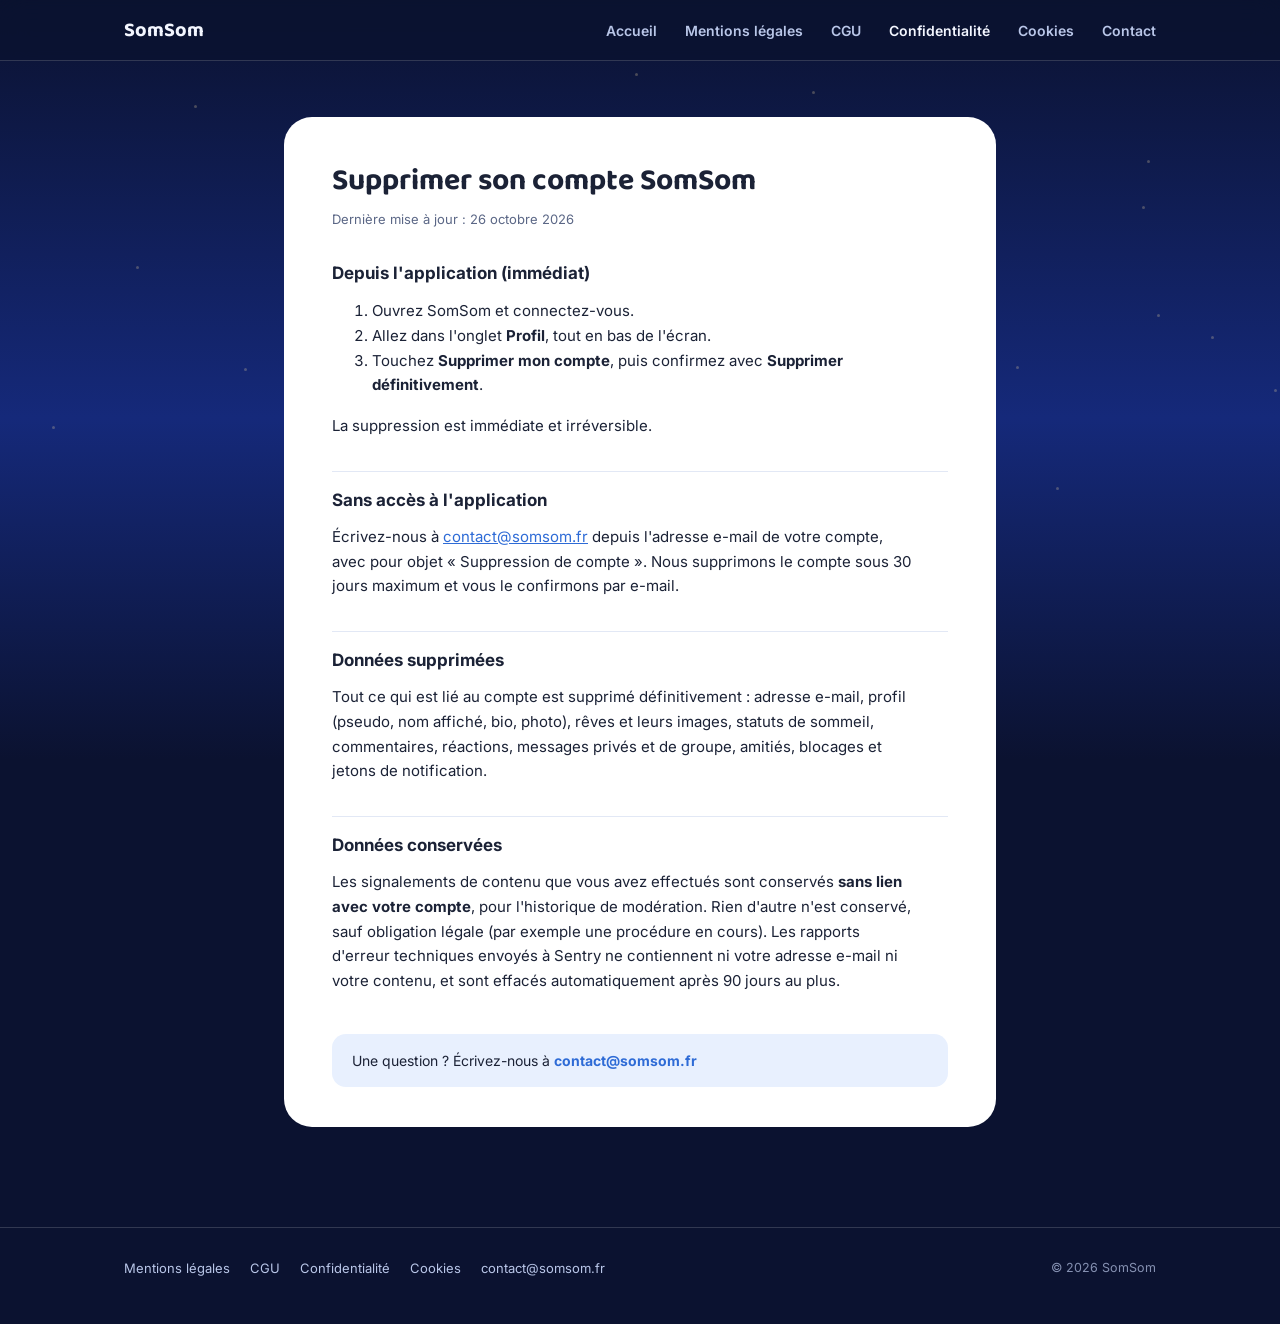
<file: suppression-compte.html>
<!doctype html>
<html lang="fr">
<head>
<meta charset="utf-8">
<meta name="viewport" content="width=device-width, initial-scale=1, viewport-fit=cover">
<title>Supprimer son compte — SomSom</title>
<meta name="description" content="Comment supprimer votre compte SomSom et les données associées.">
<link rel="icon" type="image/png" sizes="32x32" href="assets/favicon-32x32.png">
<link rel="icon" type="image/png" sizes="16x16" href="assets/favicon-16x16.png">
<link rel="apple-touch-icon" sizes="180x180" href="assets/apple-touch-icon.png">
<link rel="manifest" href="site.webmanifest">
<meta name="theme-color" content="#0B1230">
<link rel="canonical" href="https://somsom.fr/suppression-compte.html">
<meta property="og:title" content="Supprimer son compte — SomSom">
<meta property="og:description" content="Comment supprimer votre compte SomSom et les données associées.">
<meta property="og:image" content="https://somsom.fr/assets/hero.png">
<meta property="og:url" content="https://somsom.fr/suppression-compte.html">
<meta property="og:type" content="website">
<meta name="twitter:card" content="summary_large_image">
<link rel="preconnect" href="https://fonts.googleapis.com">
<link rel="preconnect" href="https://fonts.gstatic.com" crossorigin>
<link href="https://fonts.googleapis.com/css2?family=Baloo+2:wght@600;700;800&family=Inter:wght@400;500;600;700&display=swap" rel="stylesheet">
<link rel="stylesheet" href="styles.css">
</head>
<body class="legal-page">

<div class="sky"></div>
<div class="stars"></div>

<header class="nav">
  <div class="nav-inner">
    <a href="index.html" class="brand">SomSom</a>
    <nav class="links">
      <a href="index.html">Accueil</a>
      <a href="mentions-legales.html">Mentions légales</a>
      <a href="cgu.html">CGU</a>
      <a href="confidentialite.html" class="active">Confidentialité</a>
      <a href="cookies.html">Cookies</a>
      <a href="mailto:contact@somsom.fr">Contact</a>
    </nav>
    <button class="nav-toggle" aria-label="Menu">☰</button>
  </div>
</header>

<main>
  <div class="doc-card">
    <h1>Supprimer son compte SomSom</h1>
    <div class="updated">Dernière mise à jour : 26 octobre 2026</div>

    <h2>Depuis l'application (immédiat)</h2>
    <ol>
      <li>Ouvrez SomSom et connectez-vous.</li>
      <li>Allez dans l'onglet <strong>Profil</strong>, tout en bas de l'écran.</li>
      <li>Touchez <strong>Supprimer mon compte</strong>, puis confirmez avec <strong>Supprimer définitivement</strong>.</li>
    </ol>
    <p>La suppression est immédiate et irréversible.</p>

    <h2>Sans accès à l'application</h2>
    <p>Écrivez-nous à <a class="inline" href="mailto:contact@somsom.fr?subject=Suppression%20de%20compte">contact@somsom.fr</a> depuis l'adresse e-mail de votre compte, avec pour objet « Suppression de compte ». Nous supprimons le compte sous 30 jours maximum et vous le confirmons par e-mail.</p>

    <h2>Données supprimées</h2>
    <p>Tout ce qui est lié au compte est supprimé définitivement : adresse e-mail, profil (pseudo, nom affiché, bio, photo), rêves et leurs images, statuts de sommeil, commentaires, réactions, messages privés et de groupe, amitiés, blocages et jetons de notification.</p>

    <h2>Données conservées</h2>
    <p>Les signalements de contenu que vous avez effectués sont conservés <strong>sans lien avec votre compte</strong>, pour l'historique de modération. Rien d'autre n'est conservé, sauf obligation légale (par exemple une procédure en cours). Les rapports d'erreur techniques envoyés à Sentry ne contiennent ni votre adresse e-mail ni votre contenu, et sont effacés automatiquement après 90 jours au plus.</p>

    <div class="contact-box">
      Une question ? Écrivez-nous à <a href="mailto:contact@somsom.fr">contact@somsom.fr</a>
    </div>
  </div>
</main>

<footer>
  <div class="container">
    <div class="foot-links">
      <a href="mentions-legales.html">Mentions légales</a>
      <a href="cgu.html">CGU</a>
      <a href="confidentialite.html">Confidentialité</a>
      <a href="cookies.html">Cookies</a>
      <a href="mailto:contact@somsom.fr">contact@somsom.fr</a>
    </div>
    <div class="copy">© 2026 SomSom</div>
  </div>
</footer>

<script src="main.js"></script>
</body>
</html>
</file>
<file: styles.css>
/* ===== Tokens (repris de la palette de l'app SomSom) ===== */
:root {
  --sky-top: #0B1230;
  --sky-mid: #15297A;
  --sky-horizon: #2E6BD6;
  --cloud-white: #FFFFFF;
  --text-primary: #F3F6FF;
  --text-secondary: #B9C6E8;
  --accent-pink: #FF8FD6;
  --accent-blue: #5FB0F2;
  --surface: rgba(8, 14, 32, 0.62);
  --surface-border: rgba(255, 255, 255, 0.16);
  --card-bg: #FFFFFF;
  --card-text: #1B2236;
  --card-text-dim: #5B6786;
  --card-border: #E2E8F5;
  --radius-lg: 28px;
  --radius-md: 16px;
  --radius-sm: 10px;
  --max-width: 1080px;
  --font-display: "Baloo 2", "Fredoka", system-ui, sans-serif;
  --font-body: "Inter", system-ui, -apple-system, "Segoe UI", sans-serif;
}

* { box-sizing: border-box; }
html { scroll-behavior: smooth; }

body {
  margin: 0;
  font-family: var(--font-body);
  color: var(--text-primary);
  background: var(--sky-top);
  overflow-x: hidden;
}

img { max-width: 100%; display: block; }
a { color: inherit; }

.container {
  max-width: var(--max-width);
  margin: 0 auto;
  padding: 0 24px;
}

/* ===== Ciel animé de fond ===== */
/* Dégradé confiné à la zone du hero (pas `fixed` plein écran) : au-delà de
   la hauteur de la fenêtre au chargement, un fond fixe laisse apparaître un
   raccord net avec le `background` plat du body plus bas dans la page. Le
   dégradé revient volontairement à --sky-top en bas, pour se fondre dans le
   corps de page sans transition visible. */
.sky {
  position: absolute;
  top: 0;
  left: 0;
  right: 0;
  height: 760px;
  z-index: -2;
  background: linear-gradient(180deg, var(--sky-top) 0%, var(--sky-mid) 55%, var(--sky-top) 100%);
  pointer-events: none;
}
.stars {
  position: absolute;
  top: 0;
  left: 0;
  right: 0;
  height: 760px;
  z-index: -1;
  pointer-events: none;
}
.star {
  position: absolute;
  width: 3px;
  height: 3px;
  background: #FFE9A8;
  border-radius: 50%;
  opacity: 0.25;
  animation: twinkle 3.2s ease-in-out infinite;
}
@keyframes twinkle {
  0%, 100% { opacity: 0.15; transform: scale(0.8); }
  50% { opacity: 0.9; transform: scale(1.15); }
}
.drift-cloud {
  position: absolute;
  opacity: 0.9;
  animation: drift 26s ease-in-out infinite;
  filter: drop-shadow(0 8px 20px rgba(0,0,0,0.25));
}
@keyframes drift {
  0%, 100% { transform: translateX(0) translateY(0); }
  50% { transform: translateX(22px) translateY(-14px); }
}

/* ===== Nav ===== */
header.nav {
  position: sticky;
  top: 0;
  z-index: 20;
  backdrop-filter: blur(14px);
  background: rgba(11, 18, 48, 0.72);
  border-bottom: 1px solid var(--surface-border);
}
.nav-inner {
  max-width: var(--max-width);
  margin: 0 auto;
  padding: 14px 24px;
  display: flex;
  align-items: center;
  justify-content: space-between;
}
.brand {
  display: flex;
  align-items: center;
  gap: 10px;
  font-family: var(--font-display);
  font-weight: 700;
  font-size: 20px;
  text-decoration: none;
  color: var(--text-primary);
}
nav.links {
  display: flex;
  gap: 28px;
}
nav.links a {
  text-decoration: none;
  color: var(--text-secondary);
  font-size: 14px;
  font-weight: 600;
  transition: color 0.15s;
}
nav.links a:hover, nav.links a.active { color: var(--text-primary); }
.nav-toggle {
  display: none;
  background: none;
  border: none;
  color: var(--text-primary);
  font-size: 22px;
  cursor: pointer;
}
@media (max-width: 720px) {
  nav.links {
    position: fixed;
    top: 60px;
    left: 0;
    right: 0;
    background: var(--sky-top);
    border-bottom: 1px solid var(--surface-border);
    flex-direction: column;
    padding: 18px 24px 24px;
    gap: 16px;
    display: none;
  }
  nav.links.open { display: flex; }
  .nav-toggle { display: block; }
}

/* ===== Hero ===== */
.hero {
  padding: 90px 24px 60px;
  text-align: center;
  position: relative;
}
.hero img.mascot {
  width: min(380px, 80vw);
  margin: 0 auto 8px;
  animation: float 5s ease-in-out infinite;
}
@keyframes float {
  0%, 100% { transform: translateY(0); }
  50% { transform: translateY(-12px); }
}
.hero h1 {
  font-family: var(--font-display);
  font-size: clamp(28px, 5vw, 44px);
  margin: 10px 0 14px;
  text-wrap: balance;
}
.hero p.lede {
  color: var(--text-secondary);
  font-size: 17px;
  max-width: 560px;
  margin: 0 auto 32px;
  line-height: 1.6;
}
.store-badges {
  display: flex;
  gap: 14px;
  justify-content: center;
  flex-wrap: wrap;
}
.store-badge {
  display: inline-flex;
  align-items: center;
  gap: 10px;
  background: var(--surface);
  border: 1px solid var(--surface-border);
  border-radius: 999px;
  padding: 12px 22px;
  font-size: 13px;
  font-weight: 700;
  color: var(--text-primary);
  opacity: 0.75;
}
.store-badge .dot {
  width: 7px; height: 7px; border-radius: 50%;
  background: var(--accent-pink);
}

/* ===== Liste d'attente ===== */
.waitlist {
  margin: 36px auto 0;
  max-width: 420px;
}
.waitlist-label {
  color: var(--text-secondary);
  font-size: 13px;
  margin: 0 0 10px;
}
.waitlist-row {
  display: flex;
  gap: 8px;
}
.waitlist-row input {
  flex: 1;
  min-width: 0;
  background: var(--surface);
  border: 1px solid var(--surface-border);
  border-radius: 999px;
  padding: 13px 18px;
  color: var(--text-primary);
  font-size: 14px;
  font-family: var(--font-body);
}
.waitlist-row input::placeholder { color: var(--text-secondary); opacity: 0.7; }
.waitlist-row input:focus { outline: 2px solid var(--accent-blue); outline-offset: 1px; }
.waitlist-row button {
  background: var(--accent-blue);
  color: #fff;
  border: none;
  border-radius: 999px;
  padding: 0 20px;
  font-weight: 700;
  font-size: 14px;
  font-family: var(--font-body);
  cursor: pointer;
  white-space: nowrap;
}
.waitlist-row button:disabled { opacity: 0.6; cursor: default; }
.waitlist-msg {
  min-height: 18px;
  font-size: 12.5px;
  margin: 10px 0 0;
  color: var(--text-secondary);
}
.waitlist-msg.error { color: #FFB4B4; }
.waitlist-msg.success { color: #9FE8B0; }
@media (max-width: 420px) {
  .waitlist-row { flex-direction: column; }
}

/* ===== CTA sticky mobile ===== */
.sticky-cta {
  display: none;
}
@media (max-width: 720px) {
  .sticky-cta {
    display: block;
    position: fixed;
    left: 16px;
    right: 16px;
    bottom: calc(16px + env(safe-area-inset-bottom, 0px));
    z-index: 30;
    background: var(--accent-blue);
    border-radius: 999px;
    box-shadow: 0 10px 30px rgba(0,0,0,0.35);
    text-align: center;
    transform: translateY(120%);
    transition: transform 0.3s ease;
  }
  .sticky-cta.visible { transform: translateY(0); }
  .sticky-cta a {
    display: block;
    padding: 14px 18px;
    color: #fff;
    font-weight: 700;
    font-size: 14px;
    text-decoration: none;
  }
}

/* ===== Features ===== */
.features {
  padding: 50px 24px 90px;
}
.features-grid {
  display: grid;
  grid-template-columns: repeat(auto-fit, minmax(220px, 1fr));
  gap: 20px;
  max-width: var(--max-width);
  margin: 0 auto;
}
.feature-card {
  background: var(--surface);
  border: 1px solid var(--surface-border);
  border-radius: var(--radius-lg);
  padding: 28px 24px;
  /* Visible par défaut (pas de JS, JS cassé, capture automatisée qui ne
     déclenche jamais de scroll réel) : l'animation d'entrée est un bonus
     ajouté par `.js`, jamais une condition pour que le contenu existe. */
  opacity: 1;
  transform: none;
}
.js .feature-card {
  opacity: 0;
  transform: translateY(16px);
  transition: opacity 0.6s ease, transform 0.6s ease;
}
.js .feature-card.visible { opacity: 1; transform: translateY(0); }
.feature-card .emoji { font-size: 30px; margin-bottom: 14px; }
.feature-card h3 {
  font-family: var(--font-display);
  font-size: 18px;
  margin: 0 0 8px;
}
.feature-card p {
  color: var(--text-secondary);
  font-size: 14px;
  line-height: 1.6;
  margin: 0;
}

/* ===== Section générique (pages légales) ===== */
.legal-page main {
  max-width: 760px;
  margin: 0 auto;
  padding: 56px 24px 100px;
}
.legal-page .doc-card {
  background: var(--card-bg);
  color: var(--card-text);
  border-radius: var(--radius-lg);
  padding: 40px clamp(20px, 5vw, 48px);
}
.legal-page h1 {
  font-family: var(--font-display);
  font-size: 30px;
  margin: 0 0 6px;
}
.legal-page .updated {
  color: var(--card-text-dim);
  font-size: 13px;
  margin-bottom: 36px;
}
.legal-page h2 {
  font-size: 17px;
  font-weight: 700;
  margin: 32px 0 10px;
  padding-top: 18px;
  border-top: 1px solid var(--card-border);
}
.legal-page h2:first-of-type { border-top: none; padding-top: 0; }
.legal-page p, .legal-page li {
  font-size: 15px;
  line-height: 1.65;
  max-width: 65ch;
}
.legal-page ul { padding-left: 22px; }
.legal-page table { border-collapse: collapse; width: 100%; margin: 4px 0 20px; font-size: 13.5px; }
.legal-page th, .legal-page td { text-align: left; padding: 9px 12px; border-bottom: 1px solid var(--card-border); vertical-align: top; }
.legal-page th { color: var(--card-text-dim); font-weight: 700; font-size: 11.5px; text-transform: uppercase; letter-spacing: 0.4px; }
.legal-page a.inline { color: var(--sky-horizon); text-decoration: underline; }
.legal-page .contact-box {
  margin-top: 40px;
  padding: 18px 20px;
  background: #E8F0FE;
  border-radius: 14px;
  font-size: 14px;
}
.legal-page .contact-box a { color: var(--sky-horizon); font-weight: 700; text-decoration: none; }
.legal-page .notice {
  background: #FFF4E5;
  border: 1px solid #F3D9A8;
  border-radius: 12px;
  padding: 14px 18px;
  font-size: 13.5px;
  color: #6B4E16;
  margin-bottom: 28px;
}

/* ===== Footer ===== */
footer {
  border-top: 1px solid var(--surface-border);
  padding: 32px 24px 48px;
  text-align: center;
}
footer .container {
  display: flex;
  flex-wrap: wrap;
  gap: 18px;
  justify-content: space-between;
  align-items: center;
}
footer .foot-links {
  display: flex;
  gap: 20px;
  flex-wrap: wrap;
}
footer a {
  color: var(--text-secondary);
  text-decoration: none;
  font-size: 13px;
}
footer a:hover { color: var(--text-primary); }
footer .copy {
  color: var(--text-secondary);
  font-size: 12.5px;
  opacity: 0.7;
}

@media (prefers-reduced-motion: reduce) {
  .star, .drift-cloud, .hero img.mascot, .feature-card { animation: none !important; transition: none !important; }
}
</file>
